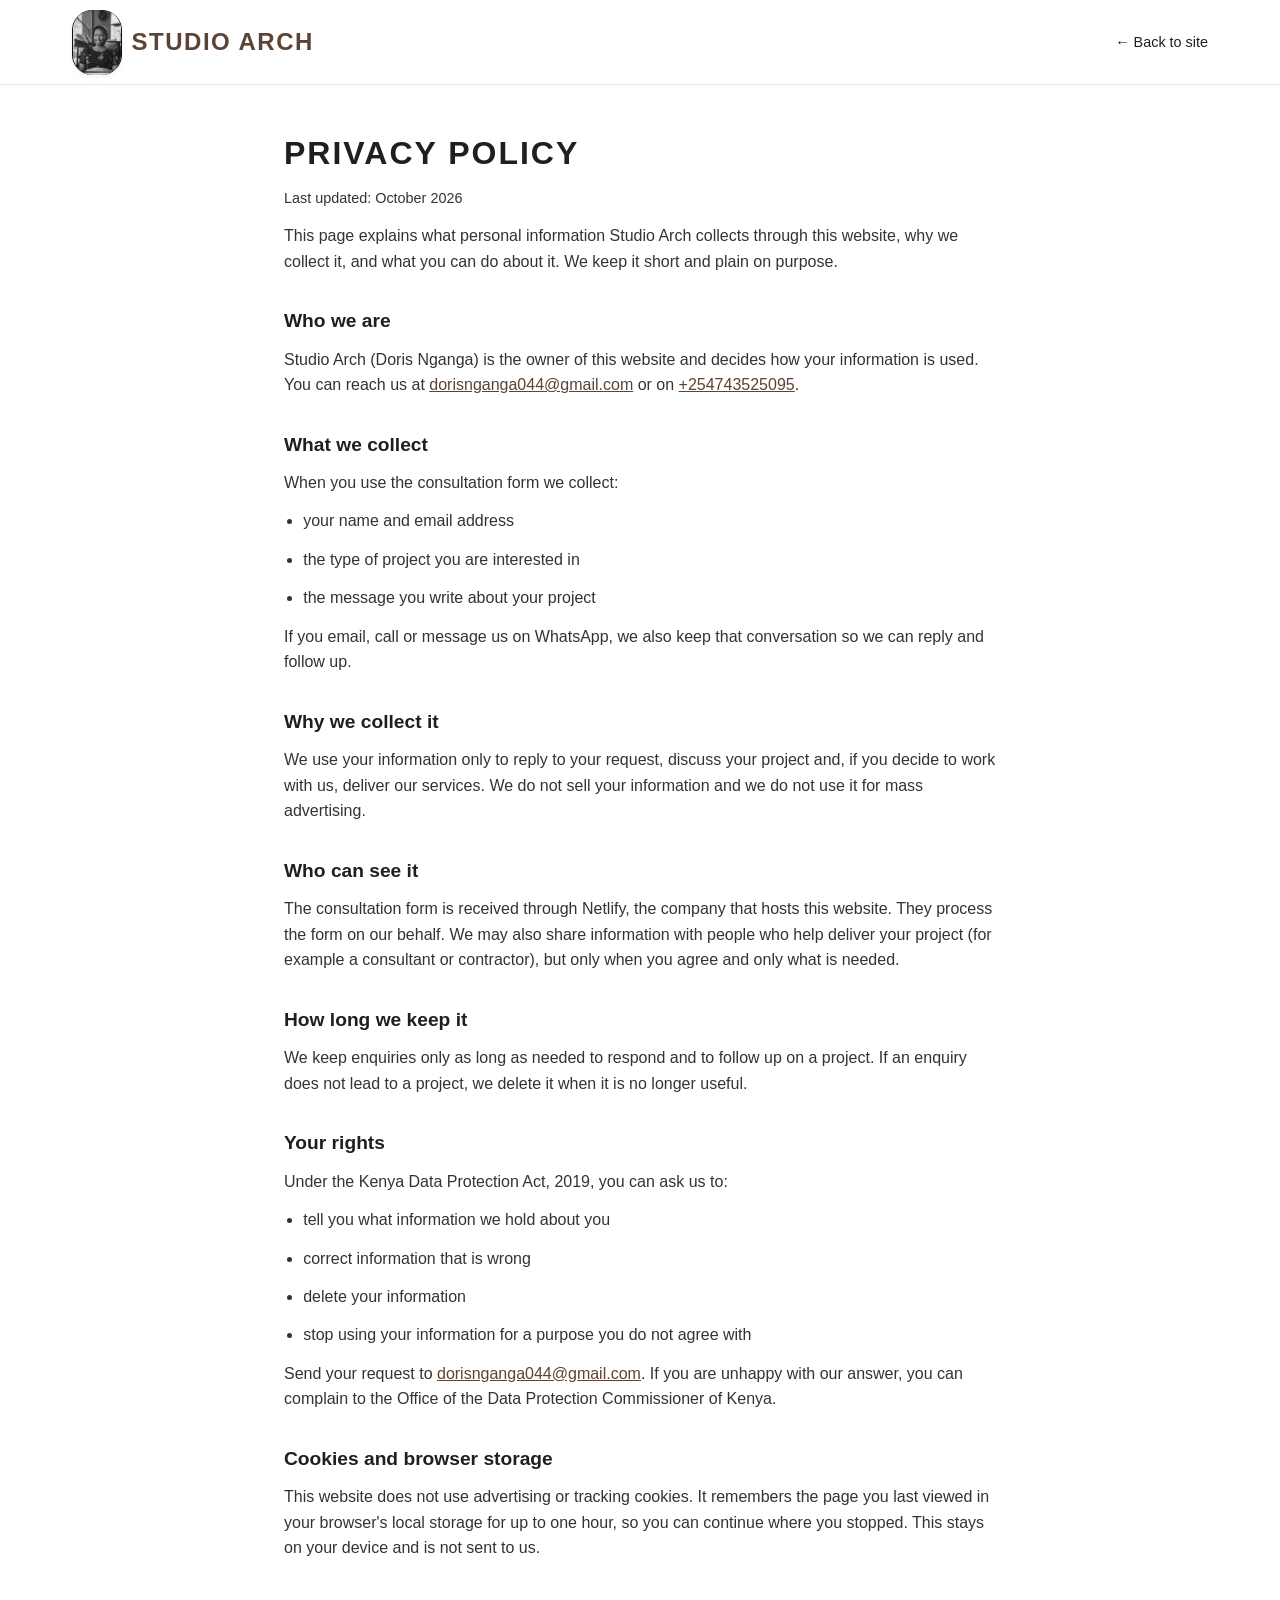
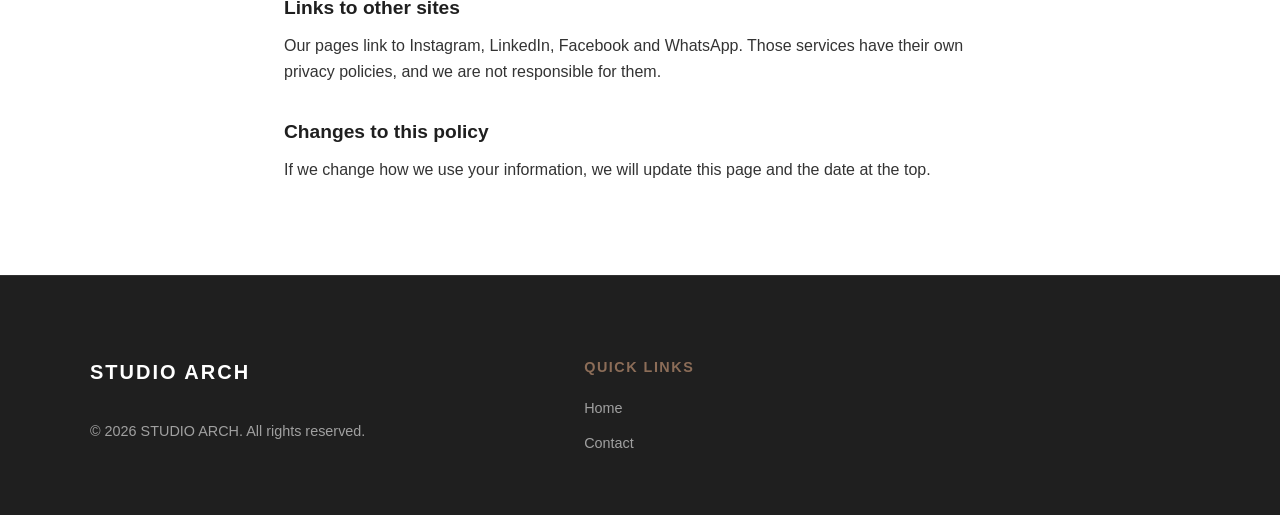
<file: privacy.html>
<!DOCTYPE html>
<html lang="en">
<head>
    <meta charset="UTF-8">
    <meta name="viewport" content="width=device-width, initial-scale=1.0">
    <title>Privacy Policy | Studio Arch</title>
    <meta name="description" content="How Studio Arch collects, uses and protects your personal information.">
    <link rel="icon" href="images/logo.jpeg">
    <link rel="stylesheet" href="style.css">
</head>
<body>
    <a href="#main-content" class="skip-link">Skip to main content</a>
    <header class="site-header">
        <div class="header-container">
            <a href="index.html" class="logo-brand">
                <div class="logo-frame">
                    <img src="images/logo.jpeg" alt="Studio Arch Icon">
                </div>
                <span class="logo-text">Studio Arch</span>
            </a>
            <a href="index.html" class="header-back">&larr; Back to site</a>
        </div>
    </header>

    <main id="main-content" class="legal-page">
        <h1>Privacy Policy</h1>
        <p class="legal-updated">Last updated: October 2026</p>

        <p>This page explains what personal information Studio Arch collects through this website, why we collect it, and what you can do about it. We keep it short and plain on purpose.</p>

        <h2>Who we are</h2>
        <p>Studio Arch (Doris Nganga) is the owner of this website and decides how your information is used. You can reach us at <a href="mailto:dorisnganga044@gmail.com">dorisnganga044@gmail.com</a> or on <a href="tel:+254743525095">+254743525095</a>.</p>

        <h2>What we collect</h2>
        <p>When you use the consultation form we collect:</p>
        <ul>
            <li>your name and email address</li>
            <li>the type of project you are interested in</li>
            <li>the message you write about your project</li>
        </ul>
        <p>If you email, call or message us on WhatsApp, we also keep that conversation so we can reply and follow up.</p>

        <h2>Why we collect it</h2>
        <p>We use your information only to reply to your request, discuss your project and, if you decide to work with us, deliver our services. We do not sell your information and we do not use it for mass advertising.</p>

        <h2>Who can see it</h2>
        <p>The consultation form is received through Netlify, the company that hosts this website. They process the form on our behalf. We may also share information with people who help deliver your project (for example a consultant or contractor), but only when you agree and only what is needed.</p>

        <h2>How long we keep it</h2>
        <p>We keep enquiries only as long as needed to respond and to follow up on a project. If an enquiry does not lead to a project, we delete it when it is no longer useful.</p>

        <h2>Your rights</h2>
        <p>Under the Kenya Data Protection Act, 2019, you can ask us to:</p>
        <ul>
            <li>tell you what information we hold about you</li>
            <li>correct information that is wrong</li>
            <li>delete your information</li>
            <li>stop using your information for a purpose you do not agree with</li>
        </ul>
        <p>Send your request to <a href="mailto:dorisnganga044@gmail.com">dorisnganga044@gmail.com</a>. If you are unhappy with our answer, you can complain to the Office of the Data Protection Commissioner of Kenya.</p>

        <h2>Cookies and browser storage</h2>
        <p>This website does not use advertising or tracking cookies. It remembers the page you last viewed in your browser's local storage for up to one hour, so you can continue where you stopped. This stays on your device and is not sent to us.</p>

        <h2>Links to other sites</h2>
        <p>Our pages link to Instagram, LinkedIn, Facebook and WhatsApp. Those services have their own privacy policies, and we are not responsible for them.</p>

        <h2>Changes to this policy</h2>
        <p>If we change how we use your information, we will update this page and the date at the top.</p>
    </main>

    <footer class="site-footer">
        <div class="footer-container">
            <div class="footer-col">
                <h3>STUDIO ARCH</h3>
                <p class="footer-copy">&copy; 2026 STUDIO ARCH. All rights reserved.</p>
            </div>
            <div class="footer-col">
                <h4>Quick links</h4>
                <ul class="footer-links">
                    <li><a href="index.html">Home</a></li>
                    <li><a href="index.html#contact">Contact</a></li>
                </ul>
            </div>
        </div>
    </footer>
</body>
</html>
</file>
<file: style.css>
:root{
    --bg-color: #ffffff;
    --text-dark: #1f1f1f;
    --text-muted: #5a5a5a;
    --accent-brown: #8c6d58;
    --accent-dark-brown: #5c4333;
    --border-light: #e5e5e5;
    --font-main: 'Helvetica Neue', Arial, sans-serif;
}
*{
    margin: 0;
    padding: 0;
    box-sizing: border-box;
    font-family: var(--font-main);
}
html {
    scroll-padding-top: 100px;
    scroll-behavior: smooth;
    font-family: var(--font-main);
    background-color: var(--bg-color);
    color: var(--text-dark);
}

.skip-link {
    position: absolute;
    top: -40px;
    left: 0;
    background: var(--text-dark, #111111);
    color: #ffffff;
    padding: 8px 16px;
    z-index: 10002;
    text-decoration: none;
    font-size: 0.9rem;
    font-weight: 600;
    transition: top 0.3s ease;
}

.skip-link:focus {
    top: 0;
}

/* 2. Clear Keyboard Focus States */
a:focus-visible,
button:focus-visible,
input:focus-visible,
textarea:focus-visible {
    outline: 3px solid var(--accent-brown, #a3826f);
    outline-offset: 3px;
}

/* 3. Screen Reader Only Class */
.sr-only {
    position: absolute;
    width: 1px;
    height: 1px;
    padding: 0;
    margin: -1px;
    overflow: hidden;
    clip: rect(0, 0, 0, 0);
    white-space: nowrap;
    border: 0;
}

/* 4. Respect Reduced Motion Preferences */
@media (prefers-reduced-motion: reduce) {
    html {
        scroll-behavior: auto;
    }

    *,
    *::before,
    *::after {
        animation-duration: 0.01ms !important;
        animation-iteration-count: 1 !important;
        transition-duration: 0.01ms !important;
        scroll-behavior: auto !important;
    }
}
body {
    line-height: 1.6;
}

.site-header {
    position: fixed;
    top: 0;
    left: 0;
    width: 100%;
    background-color: #ffffff;
    backdrop-filter: blur(10px);
    border-bottom: 1px solid #e5e5e5;
    z-index: 1000;
}

.header-container {
    max-width: 1200px;
    margin: 0 auto;
    padding: 0.6rem 2rem;
    display: flex;
    align-items: center;
    justify-content: space-between;
}

.logo-heading {
    margin: 0;
    padding: 0;
}

.logo-brand {
    display: inline-flex;
    align-items: center;
    gap: 0.6rem;
    text-decoration: none;
}

.logo-frame {
    display: flex;
    align-items: center;
    justify-content: center;
    width: 50px;  
    height: 65px; 
    padding: 3px;
    background-color: #ffffff;
    border: 1px solid #111111;
    border-radius: 20px;
    box-shadow: 0 2px 5px rgba(0, 0, 0, 0.05);
    transition: border-color 0.3s ease;
}

.logo-frame img {
    max-width: 55px;
    max-height: 65px;
    object-fit: cover;
    filter: grayscale(100%);
    -webkit-filter: grayscale(100%);
    transition: filter 0.3s ease; 
    border-radius: 20px;
}

.logo-text {
    font-size: 1.5rem;
    font-weight: 700;
    letter-spacing: 1.5px;
    color: var(--accent-dark-brown);
    text-transform: uppercase;
    transition: color 0.2s ease;
}

.logo-brand:hover .logo-frame {
    border-color: var(--accent-brown, #a3826f);
}

.logo-brand:hover .logo-text {
    color: var(--accent-brown, #a3826f);
}

.nav-menu {
    display: flex;
    gap: 2rem;
    list-style: none;
    margin: 0;
    padding: 0;
}

.nav-menu a {
    text-decoration: none;
    color: #333333;
    font-weight: 500;
    font-size: 0.9rem;
    transition: color 0.2s ease;
}

.nav-menu a:hover {
    color: var(--accent-brown, #a3826f);
}

.hamburger {
    display: none; 
    background: transparent;
    border: none;
    cursor: pointer;
    flex-direction: column;
    gap: 5px;
    padding: 10px;
    position: relative;
    z-index: 9999;
}

.hamburger .bar {
    width: 22px;
    height: 2px;
    background-color: #111111;
    transition: transform 0.3s ease, opacity 0.3s ease;
}

@media (max-width: 768px) {
    .header-container {
        padding: 0.6rem 1.25rem;
    }

    .hamburger {
        display: flex;
        z-index: 1005;
    }

    .nav-menu {
        position: fixed;
        top: 0;
        right: -100%;
        width: 75%;
        max-width: 250px;
        height: 100vh;
        background-color: #ffffff;
        flex-direction: column;
        justify-content: flex-start;
        align-items: flex-start;
        padding: 100px 2.5rem 2rem 2.5rem;
        gap: 2rem;
        box-shadow: -10px 0 30px rgba(0, 0, 0, 0.1);
        transition: right 0.3s cubic-bezier(0.77, 0, 0.175, 1);
        z-index: 1000;
    }

    .nav-menu.active {
        right: 0;
    }

    .hamburger.active .bar:nth-child(1) {
        transform: translateY(6px) rotate(45deg);
    }

    .hamburger.active .bar:nth-child(2) {
        opacity: 0;
    }

    .hamburger.active .bar:nth-child(3) {
        transform: translateY(-6px) rotate(-45deg);
    }
}
#home {
  position: relative;
  width: 100%;
  padding-top: 70px;
}

.slideshow-container {
  position: relative;
  width: 100%;
  height: 95vh;
  overflow: hidden;
  background-color: var(--text-dark);
}

.slide {
  position: absolute;
  top: 0;
  left: 0;
  width: 100%;
  height: 100%;
  opacity: 0;
  transition: opacity 1s ease-in-out;
}

.slide.active {
  opacity: 1;
}

.slide img {
  width: 100%;
  height: 100%;
  object-fit: cover;
  filter: brightness(0.7);
}

.slide-caption {
  position: absolute;
  bottom: 20%;
  left: 5vw;
  color: var(--bg-color);
  max-width: 600px;
  font-size: 1.25rem;
  font-weight: bold;
  text-shadow: 2px 2px 4px rgba(0, 0, 0, 0.7);
}

/* Mobile Responsiveness for Cards */
@media (max-width: 768px) {
  .summary-cards-container {
    flex-direction: column;
    padding: 3rem 5vw;
  }
}

.hero-cta-group {
  display: flex;
  align-items: center;
  gap: 1.25rem;
  margin-top: 2rem;
}

.btn-secondary-cv {
  display: inline-flex;
  align-items: center;
  gap: 0.6rem;
  padding: 0.85rem 1.75rem;
  border: 1px solid var(--text-dark, #1a1a1a);
  background: transparent;
  color: var(--text-dark, #1a1a1a);
  font-family: var(--font-heading, sans-serif);
  font-size: 0.85rem;
  font-weight: 600;
  letter-spacing: 1.5px;
  text-decoration: none;
  text-transform: uppercase;
  transition: all 0.3s ease;
}

.btn-secondary-cv:hover {
  border-color: var(--accent-brown, #8c6d58);
  background-color: var(--accent-brown, #8c6d58);
  color: #ffffff;
  transform: translateY(-2px);
}

.btn-secondary-cv svg {
  transition: transform 0.3s ease;
}

.btn-secondary-cv:hover svg {
  transform: translateY(2px);
}

@media (max-width: 600px) {
  .hero-cta-group {
    flex-direction: column;
    align-items: stretch;
    width: 100%;
  }

  .btn-secondary-cv {
    justify-content: center;
  }
}
#about-section {
    padding: 6rem 5vw;
    background-color: var(--bg-color);
    overflow: hidden;
}
.about-title {
    color: var(--accent-dark-brown);
    margin-bottom: 0 auto 4rem auto;
    text-align: center;
}
.about-story h2 {
    font-size: 2.2rem;
    font-weight: 700;
    font-family: var(--font-heading, sans-serif);
    color: var(--text-dark);
    letter-spacing: 1.5px;
    margin-bottom: 1rem;
    position: relative;
    display: inline-block;
    text-transform: uppercase;
}
.about-title h2::after {
    content: '';
    display: block;
    position: absolute;
    width: 50%;
    height: 3px;
    background-color: var(--accent-brown);
   margin-top: 0.8rem auto 0 auto;
}
.about-story p {
    display: flex;
    gap: 4rem;
    align-items: center;
    margin-bottom: 6rem;
}
.about-story-image-wrapper {
   position: relative;
   width: 100%;
   max-width: 520px;
   margin: 0 auto;
   padding: 12px;
   box-sizing: border-box;
}
.image-frame {
  position: relative;
  width: 100%;
  height: 420px;
  overflow: hidden;
  box-sizing: border-box;
  border: 1px solid var(--border-light, #e0e0e0);
  background: #ffffff;
  padding: 12px;
  box-shadow: 0 8px 24px rgba(0, 0, 0, 0.06);
}

.about-story-img {
  width: 100%;
  height: 420px;
  object-fit: cover;
  display: block;
  filter: grayscale(20%);
  transition: filter 0.4s ease;
}

.image-frame:hover .about-story-img {
  filter: grayscale(0%);
  transform: scale(1.03);
}

.frame-accent {
  position: absolute;
  top: -10px;
  right: -10px;
  width: 100%;
  height: 100%;
  border: 2px solid var(--accent-brown, #8c6d58);
  z-index: -1;
  border-radius: 2px;
}

@media (max-width: 900px) {
  .about-story-grid {
    grid-template-columns: 1fr;
    gap: 3rem;
  }

  .about-story-img {
    height: 300px;
  }
}
.mission-vision-grid {
    display: grid;
    grid-template-columns: repeat(auto-fit, minmax(300px, 1fr));
    gap: 2.5rem;
    margin-bottom: 6rem;
}
.mission, .vision {
    background: #fcfcfc;
    border: 1px solid var(--border-light, #e0e0e0);
    border-left: 4px solid var(--accent-brown, #8c6d58);
    padding: 2.5rem 2rem;
    border-radius: 4px;
    box-shadow: 0 4px 12px rgba(0, 0, 0, 0.03);
    transition: transform 0.3s ease;
}
.mission:hover, .vision:hover {
    transform: translateY(-4px);
    box-shadow: var(--accent-brown) 0px 4px 15px -2px;
}
.mission h3, .vision h3{
    font-family: var(--font-heading, sans-serif);
    font-size: 1.3rem;
    letter-spacing: 2px;
    color: var(--text-dark, #1a1a1a);
    margin-bottom: 1rem;
}
.mission p, .vision p{
    font-size: 0.95rem;
    line-height: 1.7;
    color: black;
}
.core-values {
    margin-top: 5rem;
    text-align: center;
}

.core-values h2 {
    font-family: var(--font-heading, sans-serif);
    font-size: 1.5rem;
    letter-spacing: 3px;
    color: var(--text-dark, #1a1a1a);
    margin-bottom: 3.5rem;
    text-transform: uppercase;
}

.values-list {
    display: flex;
    flex-direction: column;
    max-width: 900px;
    margin: 0 auto;
}

.value-item {
    border-bottom: 1px solid var(--border-light, #e5e5e5);
    margin-bottom: 0.75rem;
    padding-bottom: 0.75rem;
    text-align: left;
    transition: none; 
}

.value-item:first-child {
    border-top: none; 
}

.value-toggle-btn {
    width: 100%;
    background: transparent;
    border: none;
    display: flex;
    align-items: center;
    justify-content: space-between;
    padding: 1rem 0;
    cursor: pointer;
    text-align: left;
    font-family: inherit;
}

.value-toggle-btn h4 {
    flex-grow: 1;
    margin-left: 1rem;
    font-family: var(--font-heading, sans-serif);
    font-size: 1.15rem;
    letter-spacing: 1.5px;
    color: var(--text-dark, #1a1a1a);
    text-transform: uppercase;
    transition: color 0.2s ease;
}

.value-number {
    font-family: var(--font-heading, sans-serif);
    font-size: 1.5rem;
    font-weight: 600;
    color: var(--accent-brown, #8c6d58);
    min-width: 40px;
}

.value-icon {
    font-size: 1.25rem;
    font-weight: 300;
    color: var(--accent-brown, #8c6d58);
    transition: transform 0.3s ease;
}

.value-content {
    max-height: 0;
    overflow: hidden;
    transition: max-height 0.35s ease-in-out, padding 0.35s ease;
    padding: 0;
}

.value-content p {
    font-size: 0.95rem;
    line-height: 1.7;
    color: #666666;
    margin: 0;
    padding-bottom: 1rem;
}

.value-item.active .value-content {
    max-height: 250px; 
}

.value-item.active .value-icon {
    transform: rotate(45deg); 
}

.value-item.active .value-toggle-btn h4 {
    color: var(--accent-brown, #8c6d58);
}

@media (max-width: 600px) {
    .value-toggle-btn {
        padding: 0.75rem 0;
    }
}
/* Container for the hint and icon on the right */
.toggle-action {
    display: flex;
    align-items: center;
    gap: 0.75rem;
}

/* The prompt text guiding the user */
.click-hint {
    font-size: 0.75rem;
    text-transform: uppercase;
    letter-spacing: 1px;
    color: var(--text-muted, #777777);
    font-weight: 500;
    transition: color 0.2s ease;
}

/* Hover effect to draw attention */
.value-toggle-btn:hover .click-hint {
    color: var(--accent-brown, #8c6d58);
}

.value-toggle-btn:hover h4 {
    color: var(--accent-brown, #8c6d58);
}

/* Change hint text dynamically when active */
.value-item.active .click-hint {
    color: var(--accent-brown, #8c6d58);
}

#services {
    padding: 6rem 5vw;
    background-color: var(--bg-color);
    border-top: 1px solid var(--border-light);
}
.services-container {
    display: grid;
    grid-template-columns: repeat(3, 1fr);
    gap: 2rem;
    margin-bottom: 6rem;
}
.service-card {
    background-color: #ffffff;  
    border: 1px solid var(--border-light, #e0e0e0);
    padding: 2rem 1.5rem;
    position: relative;
    transition: transform 0.3s ease, box-shadow 0.3s ease;
    overflow: hidden;
}
.service-card::before {
    content: '';
    position: absolute;
    top: 0;
    left: 0;
    width: 0;
    height: 3px;
    border: 2px solid var(--accent-brown, #8c6d58);
    z-index: 2;
    background-color: var(--accent-brown, #8c6d58);
    transition: width 0.3s ease;
}
.service-card:hover::before {
    width: 100%;
}
.service-card:hover {
    transform: translateY(-6px);
    border-color:var(--border-light, #e0e0e0);
    box-shadow: 0px 4px 15px -2px var(--accent-brown, rgba(140, 109, 88, 0.3));
}
.service-image{
    width: 100%;
    height: 180px;
    margin-bottom: 1.25rem;
    overflow: hidden;
}
.service-image img{
    width: 100%;
    height: 100%;
    object-fit: cover;
    display: block;
    transition: transform 0.5s ease;
}
.service-card:hover .service-image img{
    transform: scale(1.05);
}
.service-number{
    display: block;
    font-size: 1.25rem;
    font-weight: 700;
    color: var(--accent-brown, #8c6d58);
    margin-bottom: 0.5rem;
}
.projects-container {
    display: grid;
    grid-template-columns: repeat(3, 1fr);
    gap: 2.5rem;
    margin-bottom: 5rem;
}
.project-item {
    position: relative;
    overflow: hidden;
    background-color: var(--text-dark);  
    border: 1px solid var(--border-light);
    transition: transform 0.3s ease, box-shadow 0.3s ease;
}
.project-item img {
    width: 100%;
    height: 100%;
    object-fit: cover;
    display: block;
    transition: transform 0.5s ease, opacity 0.5s ease;
}
.project-item:hover img {
    transform: scale(1.05);
    opacity: 0.9;
}
.project-item:hover {
    transform: translateY(-6px);
    box-shadow: var(--accent-brown, rgba(140, 109, 88, 0.3)) 0px 4px 15px -2px;
}
.project-info {
    position: absolute;
    bottom: 0;
    left: 0;
    width: 100%;
    padding: 2rem 1.5rem;
    background-color: linear-gradient(to top, rgba(0, 0, 0, 0.8), transparent);
    color: #ffffff;
    box-sizing: border-box;
}
@media (max-width: 992px){
    .services-container,
    .projects-container{
        grid-template-columns: repeat(2, 1fr);
    }
}
@media (max-width: 600px){
    .services-container,
    .projects-container{
        grid-template-columns: 1fr;
    }
}

.work-slideshow-container {
    text-align: center;
    margin: 8rem auto;
    max-width: 800px;
    padding: 0 0.5rem;
}

.work-slideshow-container h2 {
    font-family: var(--font-heading, sans-serif);
    font-size: 2.25rem;
    letter-spacing: 2px;
    color: var(--text-dark, #1a1a1a);
    margin-bottom: 0.5rem;
    text-transform: uppercase;
}

.work-slideshow-container > p {
    font-size: 1rem;
    color: #666666;
    margin-bottom: 2.5rem;
}

.work-slideshow-wrapper {
    position: relative;
    width: 100%;
    height: 520px;
    border-radius: 6px;
    overflow: hidden;
    border: 1px solid var(--border-light, #e0e0e0);
    background-color: #1a1a1a;
    box-shadow: 0 8px 30px rgba(0, 0, 0, 0.08);
}

.work-slide {
    position: absolute;
    top: 0;
    left: 0;
    width: 100%;
    height: 100%;
    opacity: 0;
    visibility: hidden;
    transition: opacity 0.5s ease-in-out, visibility 0.5s ease-in-out;
}

.work-slide.active {
    opacity: 1;
    visibility: visible;
}

.work-slide img {
    width: 100%;
    height: 100%;
    object-fit: cover;
    display: block;
}

.work-caption {
    position: absolute;
    bottom: 0;
    left: 0;
    width: 100%;
    padding: 2.5rem 2rem 1.5rem;
    background: linear-gradient(to top, rgba(0, 0, 0, 0.85) 0%, rgba(0, 0, 0, 0) 100%);
    color: #ffffff;
    text-align: left;
    box-sizing: border-box;
}

.work-caption h3 {
    font-family: var(--font-heading, sans-serif);
    font-size: 1.4rem;
    letter-spacing: 1px;
    margin-bottom: 0.3rem;
    text-transform: uppercase;
}

.work-caption p {
    font-size: 0.95rem;
    color: #d0d0d0;
    margin: 0;
}


@media (max-width: 768px) {
    .work-slideshow-wrapper {
        height: 350px;
    }
}

#contact {
    padding: 7rem 6vw;
    background-color: var(--bg-color, #ffffff);
    border-top: 1px solid var(--border-light, #e0e0e0);
}

.contact-grid {
    display: grid;
    grid-template-columns: 1fr 1.3fr;
    gap: 4rem;
    align-items: start;
    margin-bottom: 6rem;
}

.contact-info-wrapper {
    display: flex;
    flex-direction: column;
    gap: 2.5rem;
}

.info-block h3 {
    font-size: 0.9rem;
    text-transform: uppercase;
    letter-spacing: 2px;
    color: var(--accent-brown, #8c6d58);
    margin-bottom: 0.6rem;
    position: relative;
    padding-left: 1rem;
}

.info-block h3::before {
    content: '';
    position: absolute;
    left: 0;
    top: 50%;
    transform: translateY(-50%);
    width: 4px;
    height: 12px;
    background-color: var(--accent-brown, #8c6d58);
}

.info-block p,
.info-block a {
    font-size: 1.05rem;
    color: var(--text-dark, #1a1a1a);
    text-decoration: none;
    line-height: 1.7;
    transition: color 0.3s ease;
}

.info-block a:hover {
    color: var(--accent-brown, #8c6d58);
}
.cv-download-card {
    background-color: #faf9f6;
    border: 1px solid var(--border-light, #e0e0e0);
    padding: 2rem;
    border-radius: 4px;
    display: flex;
    flex-direction: column;
    gap: 1.2rem;
    box-shadow: 0 4px 20px rgba(0, 0, 0, 0.02);
    transition: border-color 0.3s ease;
}

.cv-download-card:hover {
    border-color: var(--accent-brown, #8c6d58);
}

.cv-card-text h4 {
    font-size: 1.1rem;
    color: var(--text-dark, #1a1a1a);
    margin-bottom: 0.3rem;
}

.cv-card-text p {
    font-size: 0.9rem;
    color: #666666;
    margin: 0;
    line-height: 1.6;
}

.btn-secondary-cv {
    display: inline-flex;
    align-items: center;
    justify-content: center;
    gap: 0.6rem;
    padding: 0.85rem 1.6rem;
    background-color: var(--text-dark, #1a1a1a);
    color: #ffffff;
    font-size: 0.85rem;
    font-weight: 600;
    text-transform: uppercase;
    letter-spacing: 1.5px;
    text-decoration: none;
    border-radius: 2px;
    transition: background-color 0.3s ease, transform 0.2s ease;
    align-self: flex-start;
}

.btn-secondary-cv svg {
    transition: transform 0.3s ease;
}

.btn-secondary-cv:hover {
    background-color: var(--accent-brown, #8c6d58);
    transform: translateY(-2px);
}

.btn-secondary-cv:hover svg {
    transform: translate(2px, -2px); 
}

.contact-form-container {
    background-color: #ffffff;
    border: 1px solid var(--border-light, #e0e0e0);
    padding: 3rem;
    border-radius: 4px;
    box-shadow: 0 10px 30px rgba(0, 0, 0, 0.04);
}

.form-header {
    margin-bottom: 2rem;
}

.form-header h3 {
    font-size: 1.6rem;
    color: var(--text-dark, #1a1a1a);
    margin-bottom: 0.4rem;
    letter-spacing: -0.5px;
}

.form-header p {
    font-size: 0.95rem;
    color: #666666;
}

.form-row {
    display: grid;
    grid-template-columns: 1fr 1fr;
    gap: 1.5rem;
}

.form-group {
    display: flex;
    flex-direction: column;
    gap: 0.5rem;
    margin-bottom: 1.5rem;
}

.form-group label {
    font-size: 0.8rem;
    text-transform: uppercase;
    letter-spacing: 1.2px;
    color: var(--text-dark, #1a1a1a);
    font-weight: 600;
}

.form-group input,
.form-group select,
.form-group textarea {
    width: 100%;
    padding: 0.9rem 1rem;
    font-size: 1rem;
    font-family: var(--font-main, sans-serif);
    color: var(--text-dark, #1a1a1a);
    background-color: #fbfbfb;
    border: 1px solid var(--border-light, #e0e0e0);
    border-radius: 2px;
    outline: none;
    transition: border-color 0.3s ease, background-color 0.3s ease, box-shadow 0.3s ease;
    box-sizing: border-box;
}

.form-group textarea {
    resize: vertical;
    min-height: 130px;
}

.form-group input:focus,
.form-group select:focus,
.form-group textarea:focus {
    border-color: var(--accent-brown, #8c6d58);
    background-color: #ffffff;
    box-shadow: 0 0 0 3px rgba(140, 109, 88, 0.1);
}

.submit-btn {
    width: 100%;
    padding: 1.2rem;
    font-size: 0.9rem;
    font-weight: 600;
    text-transform: uppercase;
    letter-spacing: 1.5px;
    color: #ffffff;
    background-color: var(--text-dark, #1a1a1a);
    border: none;
    border-radius: 2px;
    cursor: pointer;
    transition: background-color 0.3s ease, transform 0.2s ease;
}

.submit-btn:hover {
    background-color: var(--accent-brown, #8c6d58);
    transform: translateY(-2px);
}

@media (max-width: 768px) {
    .consultation-form button[type="submit"],
    .consultation-form .submit-btn {
        width: 100%; 
        padding: 0.85rem 1.2rem;
        font-size: 0.9rem;
    }
}
.faq-wrapper {
    max-width: 900px;
    margin: 0 auto;
}

.faq-container {
    display: flex;
    flex-direction: column;
    gap: 1.2rem;
}

.faq-item {
    background-color: #ffffff;
    border: 1px solid var(--border-light, #e0e0e0);
    border-radius: 2px;
    overflow: hidden;
    transition: border-color 0.3s ease, box-shadow 0.3s ease;
}

.faq-item.active {
    border-color: var(--accent-brown, #8c6d58);
    box-shadow: 0 4px 15px rgba(0, 0, 0, 0.03);
}

.faq-question {
    width: 100%;
    padding: 1.3rem 1.6rem;
    display: flex;
    justify-content: space-between;
    align-items: center;
    background: none;
    border: none;
    font-family: var(--font-main, sans-serif);
    font-size: 1.05rem;
    font-weight: 600;
    color: var(--text-dark, #1a1a1a);
    text-align: left;
    cursor: pointer;
    transition: color 0.3s ease;
}

.faq-question:hover {
    color: var(--accent-brown, #8c6d58);
}

.faq-icon {
    font-size: 1.4rem;
    font-weight: 300;
    color: var(--accent-brown, #8c6d58);
    transition: transform 0.3s ease;
}

.faq-item.active .faq-icon {
    transform: rotate(45deg);
}

.faq-answer {
    max-height: 0;
    overflow: hidden;
    padding: 0 1.6rem;
    transition: max-height 0.4s ease, padding 0.4s ease;
}

.faq-item.active .faq-answer {
    max-height: 250px;
    padding: 0 1.6rem 1.6rem 1.6rem;
}

.faq-answer p {
    font-size: 0.95rem;
    color: #555555;
    line-height: 1.7;
    margin: 0;
}

/* Notification Modal Overlay */
.modal-overlay {
    position: fixed;
    top: 0;
    left: 0;
    width: 100%;
    height: 100%;
    background-color: rgba(0, 0, 0, 0.6);
    display: flex;
    justify-content: center;
    align-items: center;
    z-index: 1000;
    opacity: 0;
    visibility: hidden;
    transition: opacity 0.3s ease, visibility 0.3s ease;
}

.modal-overlay.active {
    opacity: 1;
    visibility: visible;
}

.modal-content {
    background-color: #ffffff;
    padding: 3rem 2.5rem;
    border-radius: 4px;
    text-align: center;
    max-width: 450px;
    width: 90%;
    box-shadow: 0 20px 40px rgba(0, 0, 0, 0.2);
    transform: translateY(20px);
    transition: transform 0.3s ease;
}

.modal-overlay.active .modal-content {
    transform: translateY(0);
}

.modal-icon {
    width: 50px;
    height: 50px;
    background-color: var(--accent-brown, #8c6d58);
    color: #ffffff;
    font-size: 1.5rem;
    display: flex;
    align-items: center;
    justify-content: center;
    border-radius: 50%;
    margin: 0 auto 1.2rem auto;
}

.modal-content h3 {
    font-size: 1.4rem;
    color: var(--text-dark, #1a1a1a);
    margin-bottom: 0.6rem;
}

.modal-content p {
    font-size: 0.95rem;
    color: #666666;
    line-height: 1.6;
    margin-bottom: 1.8rem;
}

.modal-close-btn {
    padding: 0.8rem 2rem;
    background-color: var(--text-dark, #1a1a1a);
    color: #ffffff;
    border: none;
    border-radius: 2px;
    font-weight: 600;
    text-transform: uppercase;
    letter-spacing: 1px;
    cursor: pointer;
    transition: background-color 0.3s ease;
}

.modal-close-btn:hover {
    background-color: var(--accent-brown, #8c6d58);
}

/* Responsive Breakpoints */
@media (max-width: 992px) {
    .contact-grid {
        grid-template-columns: 1fr;
    }
}

@media (max-width: 600px) {
    .form-row {
        grid-template-columns: 1fr;
        gap: 0;
    }
    .contact-form-container {
        padding: 1.8rem;
    }
}

.site-footer {
    background-color: var(--text-dark, #111111);
    color: #ffffff;
    padding: 5rem 2rem 3rem 2rem;
    border-top: 1px solid rgba(255, 255, 255, 0.08);
}

.footer-container {
    max-width: 1100px;
    margin: 0 auto;
    display: grid;
    grid-template-columns: 2fr 1fr 1.5fr;
    gap: 3rem;
    align-items: start;
}

@media (max-width: 900px) {
    .footer-container {
        grid-template-columns: 1fr 1fr;
        gap: 2.5rem;
    }
}

@media (max-width: 600px) {
    .footer-container {
        grid-template-columns: 1fr;
        gap: 2rem;
    }
}

.footer-col h3 {
    font-size: 1.25rem;
    letter-spacing: 2px;
    margin-bottom: 1rem;
    color: #ffffff;
}

.footer-col h4 {
    font-size: 0.9rem;
    text-transform: uppercase;
    letter-spacing: 1.5px;
    margin-bottom: 1rem;
    color: var(--accent-brown, #a3826f);
}

.footer-col p {
    font-size: 0.9rem;
    color: #a0a0a0;
    line-height: 1.6;
    margin-bottom: 1.5rem;
}

.footer-copy {
    font-size: 0.8rem;
    color: #666666;
    line-height: 1.6;
    margin-top: 2rem;
}


.social-links {
    display: flex;
    gap: 1rem;
}

.social-icon-btn {
    display: inline-flex;
    align-items: center;
    justify-content: center;
    width: 40px;
    height: 40px;
    border-radius: 50%;
    background-color: rgba(255, 255, 255, 0.05);
    border: 1px solid rgba(255, 255, 255, 0.1);
    transition: background-color 0.3s ease, transform 0.3s ease, border-color 0.3s ease;
}

.social-icon-btn svg {
    width: 18px;
    height: 18px;
    fill: #ffffff;
    transition: fill 0.3s ease;
}
.social-icon-btn.instagram:hover {
    background: radial-gradient(circle at 30% 107%, #fdf497 0%, #fdf497 5%, #fd5949 45%, #d6249f 60%, #285AEB 90%);
    border-color: transparent;
    transform: translateY(-3px);
    box-shadow: 0 6px 15px rgba(214, 36, 159, 0.4);
}

.social-icon-btn.linkedin:hover {
    background-color: #0a66c2;
    border-color: #0a66c2;
    transform: translateY(-3px);
    box-shadow: 0 6px 15px rgba(10, 102, 194, 0.4);
}

.social-icon-btn.twitter:hover {
    background-color: #000000;
    border-color: #ffffff;
    transform: translateY(-3px);
    box-shadow: 0 6px 15px rgba(255, 255, 255, 0.2);
}

.social-icon-btn.facebook:hover {
    background-color: #1877f2;
    border-color: #1877f2;
    transform: translateY(-3px);
    box-shadow: 0 6px 15px rgba(255, 255, 255, 0.2);
}


.tab-content {
    display: none;
    opacity: 0;
    transition: opacity 0.3s ease-in-out;
    padding-top: 70px; 
    min-height: auto;
    background-color: #fafafa;
}

.tab-content.active {
    display: block;
    opacity: 1;
}

.nav-menu a.active {
    color: var(--accent-brown, #a3826f);
    font-weight: 600;
}
.tab-footer-nav {
    margin-top: 4rem;
    padding-top: 1.5rem;
    border-top: 1px solid var(--border-light, #e5e5e5);
    display: flex;
    justify-content: flex-end;
    align-items: center;
}

.tab-footer-nav.split {
    justify-content: flex-end;
}

.tab-footer-nav a {
    display: inline-flex;
    align-items: center;
    gap: 0.75rem;
    text-decoration: none;
    color: #ffffff;
    font-size: 0.9rem;
    font-weight: 600;
    letter-spacing: 1.0px;
    text-transform: uppercase;
    padding: 0.75rem 1.5rem;
    border: 1px solid var(--accent-brown, #8c6d58);
    border-radius: 50px; 
    background-color: var(--accent-brown, #8c6d58); 
    transition: all 0.25s ease;
}

.tab-footer-nav a:hover {
    background-color: var(--accent-dark-brown, #5c4333); 
    border-color: var(--accent-dark-brown, #5c4333);
    color: #ffffff;
    transform: translateY(-2px);
}

.tab-footer-nav .arrow {
    font-size: 1.1rem;
    transition: transform 0.2s ease;
}

.next-tab-link:hover .arrow {
    transform: translateX(4px);
}

.prev-tab-link:hover .arrow {
    transform: translateX(-4px);
}

.dots-container {
    position: absolute;
    left: 0;
    right: 0;
    bottom: 2rem;
    z-index: 5;
    display: flex;
    justify-content: center;
    gap: 0.6rem;
}

.dot {
    width: 10px;
    height: 10px;
    border-radius: 50%;
    background-color: rgba(255, 255, 255, 0.45);
    transition: background-color 0.3s ease, transform 0.3s ease;
}

.dot.active {
    background-color: #ffffff;
    transform: scale(1.25);
}

.hero-cta {
    position: absolute;
    left: 5vw;
    bottom: 9%;
    z-index: 5;
}

.btn-primary {
    display: inline-block;
    padding: 0.9rem 2rem;
    background-color: var(--accent-brown);
    color: #ffffff;
    border: 1px solid var(--accent-brown);
    border-radius: 50px;
    font-size: 0.9rem;
    font-weight: 600;
    letter-spacing: 0.5px;
    text-decoration: none;
    transition: background-color 0.25s ease, border-color 0.25s ease, transform 0.25s ease;
}

.btn-primary:hover {
    background-color: var(--accent-dark-brown);
    border-color: var(--accent-dark-brown);
    transform: translateY(-2px);
}

@media (max-width: 600px) {
    .hero-cta {
        bottom: 12%;
    }
}

/* ---------- About: credentials ---------- */
.credentials {
    max-width: 900px;
    margin: 5rem auto 0;
    padding: 0 1.5rem;
}

.credentials h2,
.process h2,
.testimonials h2 {
    font-size: 2rem;
    letter-spacing: 3px;
    text-transform: uppercase;
    color: var(--text-dark);
    margin-bottom: 2rem;
    text-align: center;
}

.credentials-list {
    display: grid;
    grid-template-columns: repeat(2, 1fr);
    gap: 1.5rem 3rem;
}

.credentials-list dt {
    font-size: 0.85rem;
    font-weight: 600;
    color: var(--accent-brown);
    margin-bottom: 0.25rem;
}

.credentials-list dd {
    color: var(--text-dark);
    border-bottom: 1px solid var(--border-light);
    padding-bottom: 0.75rem;
}

@media (max-width: 600px) {
    .credentials-list {
        grid-template-columns: 1fr;
    }
}

/* ---------- Services: how I work ---------- */
.process {
    max-width: 1100px;
    margin: 6rem auto 0;
}

.process h2 {
    margin-bottom: 0.75rem;
}

.process-intro {
    text-align: center;
    color: var(--text-muted);
    margin-bottom: 3rem;
}

.process-steps {
    list-style: none;
    counter-reset: step;
    display: grid;
    grid-template-columns: repeat(5, 1fr);
    gap: 1.5rem;
}

.process-steps li {
    counter-increment: step;
    padding-top: 1rem;
    border-top: 2px solid var(--accent-brown);
}

.process-steps li::before {
    content: counter(step);
    display: block;
    font-size: 1.6rem;
    font-weight: 600;
    color: var(--accent-brown);
    margin-bottom: 0.4rem;
}

.process-steps h3 {
    font-size: 1rem;
    color: var(--text-dark);
    margin-bottom: 0.4rem;
}

.process-steps p {
    font-size: 0.9rem;
    color: var(--text-muted);
}

@media (max-width: 992px) {
    .process-steps {
        grid-template-columns: repeat(2, 1fr);
    }
}

@media (max-width: 600px) {
    .process-steps {
        grid-template-columns: 1fr;
    }
}

/* ---------- My Work: project details ---------- */
.work-caption .work-meta {
    display: flex;
    flex-wrap: wrap;
    gap: 0.4rem 1.25rem;
    margin-top: 0.6rem;
    font-size: 0.85rem;
    color: #b8b8b8;
}

.work-slide img,
.about-story-img {
    cursor: zoom-in;
}

/* ---------- Testimonials ---------- */
.testimonials {
    max-width: 1000px;
    margin: 6rem auto 0;
}

.testimonial-grid {
    display: grid;
    grid-template-columns: repeat(2, 1fr);
    gap: 2rem;
}

.testimonial {
    padding: 1.75rem;
    border-left: 3px solid var(--accent-brown);
    background-color: #ffffff;
}

.testimonial blockquote p {
    font-size: 1.05rem;
    line-height: 1.7;
    color: var(--text-dark);
    margin-bottom: 1rem;
}

.testimonial figcaption {
    font-size: 0.85rem;
    font-weight: 600;
    color: var(--text-muted);
}

@media (max-width: 700px) {
    .testimonial-grid {
        grid-template-columns: 1fr;
    }
}

/* ---------- Contact form error message ---------- */
.form-error {
    margin-top: 1rem;
    color: #b3261e;
    font-size: 0.9rem;
}

/* ---------- Footer links ---------- */
.footer-links {
    list-style: none;
}

.footer-links li {
    margin-bottom: 0.6rem;
}

.footer-links a {
    color: #a0a0a0;
    font-size: 0.9rem;
    text-decoration: none;
    transition: color 0.2s ease;
}

.footer-links a:hover {
    color: #ffffff;
}

.footer-details {
    margin-bottom: 1.5rem;
}

/* ---------- Floating buttons ---------- */
.whatsapp-float {
    position: fixed;
    right: 1.25rem;
    bottom: 1.25rem;
    z-index: 900;
    display: inline-flex;
    align-items: center;
    gap: 0.6rem;
    padding: 0.8rem 1.1rem;
    background-color: #0f7d42;
    color: #ffffff;
    border-radius: 50px;
    font-size: 0.9rem;
    font-weight: 600;
    text-decoration: none;
    box-shadow: 0 6px 18px rgba(0, 0, 0, 0.2);
    transition: background-color 0.2s ease, transform 0.2s ease;
}

.whatsapp-float:hover {
    background-color: #0b6335;
    transform: translateY(-3px);
}

.whatsapp-float svg {
    width: 22px;
    height: 22px;
    fill: #ffffff;
    flex-shrink: 0;
}

@media (max-width: 600px) {
    .whatsapp-float {
        padding: 0.9rem;
    }

    /* On phones show only the icon (the text stays for screen readers) */
    .whatsapp-float span {
        position: absolute;
        width: 1px;
        height: 1px;
        overflow: hidden;
        clip: rect(0, 0, 0, 0);
        white-space: nowrap;
    }
}

.back-to-top {
    position: fixed;
    right: 1.5rem;
    bottom: 5.5rem;
    z-index: 900;
    width: 44px;
    height: 44px;
    display: flex;
    align-items: center;
    justify-content: center;
    background-color: var(--text-dark);
    color: #ffffff;
    border: none;
    border-radius: 50%;
    cursor: pointer;
    opacity: 0;
    visibility: hidden;
    transition: opacity 0.3s ease, visibility 0.3s ease, background-color 0.2s ease;
}

.back-to-top.visible {
    opacity: 1;
    visibility: visible;
}

.back-to-top:hover {
    background-color: var(--accent-brown);
}

/* ---------- Image zoom (lightbox) ---------- */
.lightbox {
    position: fixed;
    inset: 0;
    z-index: 10001;
    display: flex;
    align-items: center;
    justify-content: center;
    padding: 2rem;
    background-color: rgba(0, 0, 0, 0.92);
    opacity: 0;
    visibility: hidden;
    cursor: zoom-out;
    transition: opacity 0.25s ease, visibility 0.25s ease;
}

.lightbox.active {
    opacity: 1;
    visibility: visible;
}

.lightbox img {
    max-width: 100%;
    max-height: 90vh;
    object-fit: contain;
}

.lightbox-close {
    position: absolute;
    top: 1rem;
    right: 1.25rem;
    width: 44px;
    height: 44px;
    background: transparent;
    border: none;
    color: #ffffff;
    font-size: 2.2rem;
    line-height: 1;
    cursor: pointer;
}

/* ---------- Privacy page and 404 page ---------- */
.header-back {
    color: var(--text-dark);
    font-size: 0.9rem;
    font-weight: 500;
    text-decoration: none;
}

.header-back:hover {
    color: var(--accent-brown);
}

.legal-page {
    max-width: 760px;
    margin: 0 auto;
    padding: 8rem 1.5rem 5rem;
}

.legal-page h1 {
    font-size: 2rem;
    letter-spacing: 2px;
    text-transform: uppercase;
    margin-bottom: 0.5rem;
}

.legal-updated {
    color: var(--text-muted);
    font-size: 0.9rem;
    margin-bottom: 2.5rem;
}

.legal-page h2 {
    font-size: 1.2rem;
    margin: 2rem 0 0.6rem;
}

.legal-page p,
.legal-page li {
    color: #333333;
    margin-bottom: 0.8rem;
}

.legal-page ul {
    padding-left: 1.2rem;
}

.legal-page a {
    color: var(--accent-dark-brown);
}

.not-found {
    min-height: 100vh;
    display: flex;
    flex-direction: column;
    align-items: center;
    justify-content: center;
    gap: 1rem;
    padding: 6rem 1.5rem 3rem;
    text-align: center;
}

.not-found h1 {
    font-size: 2rem;
    letter-spacing: 2px;
}

.not-found p {
    color: var(--text-muted);
    margin-bottom: 1rem;
}
</file>
